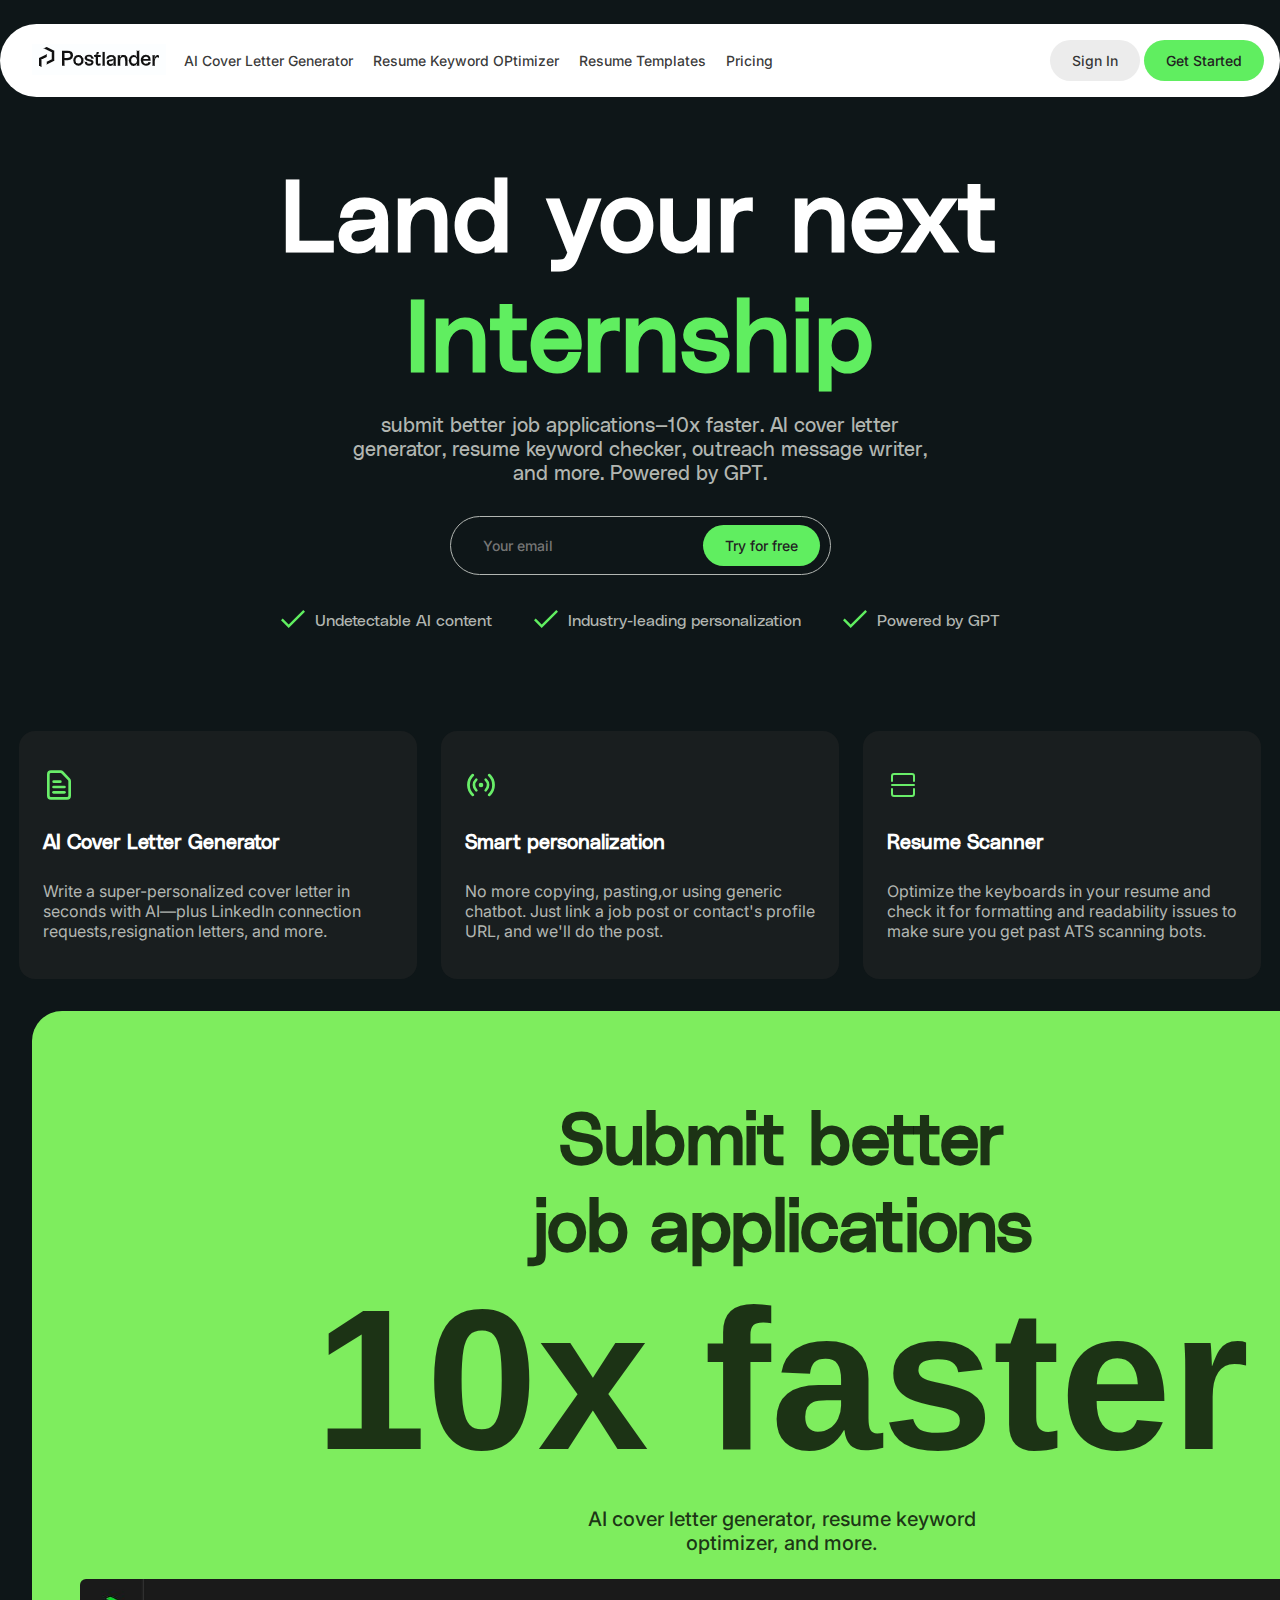
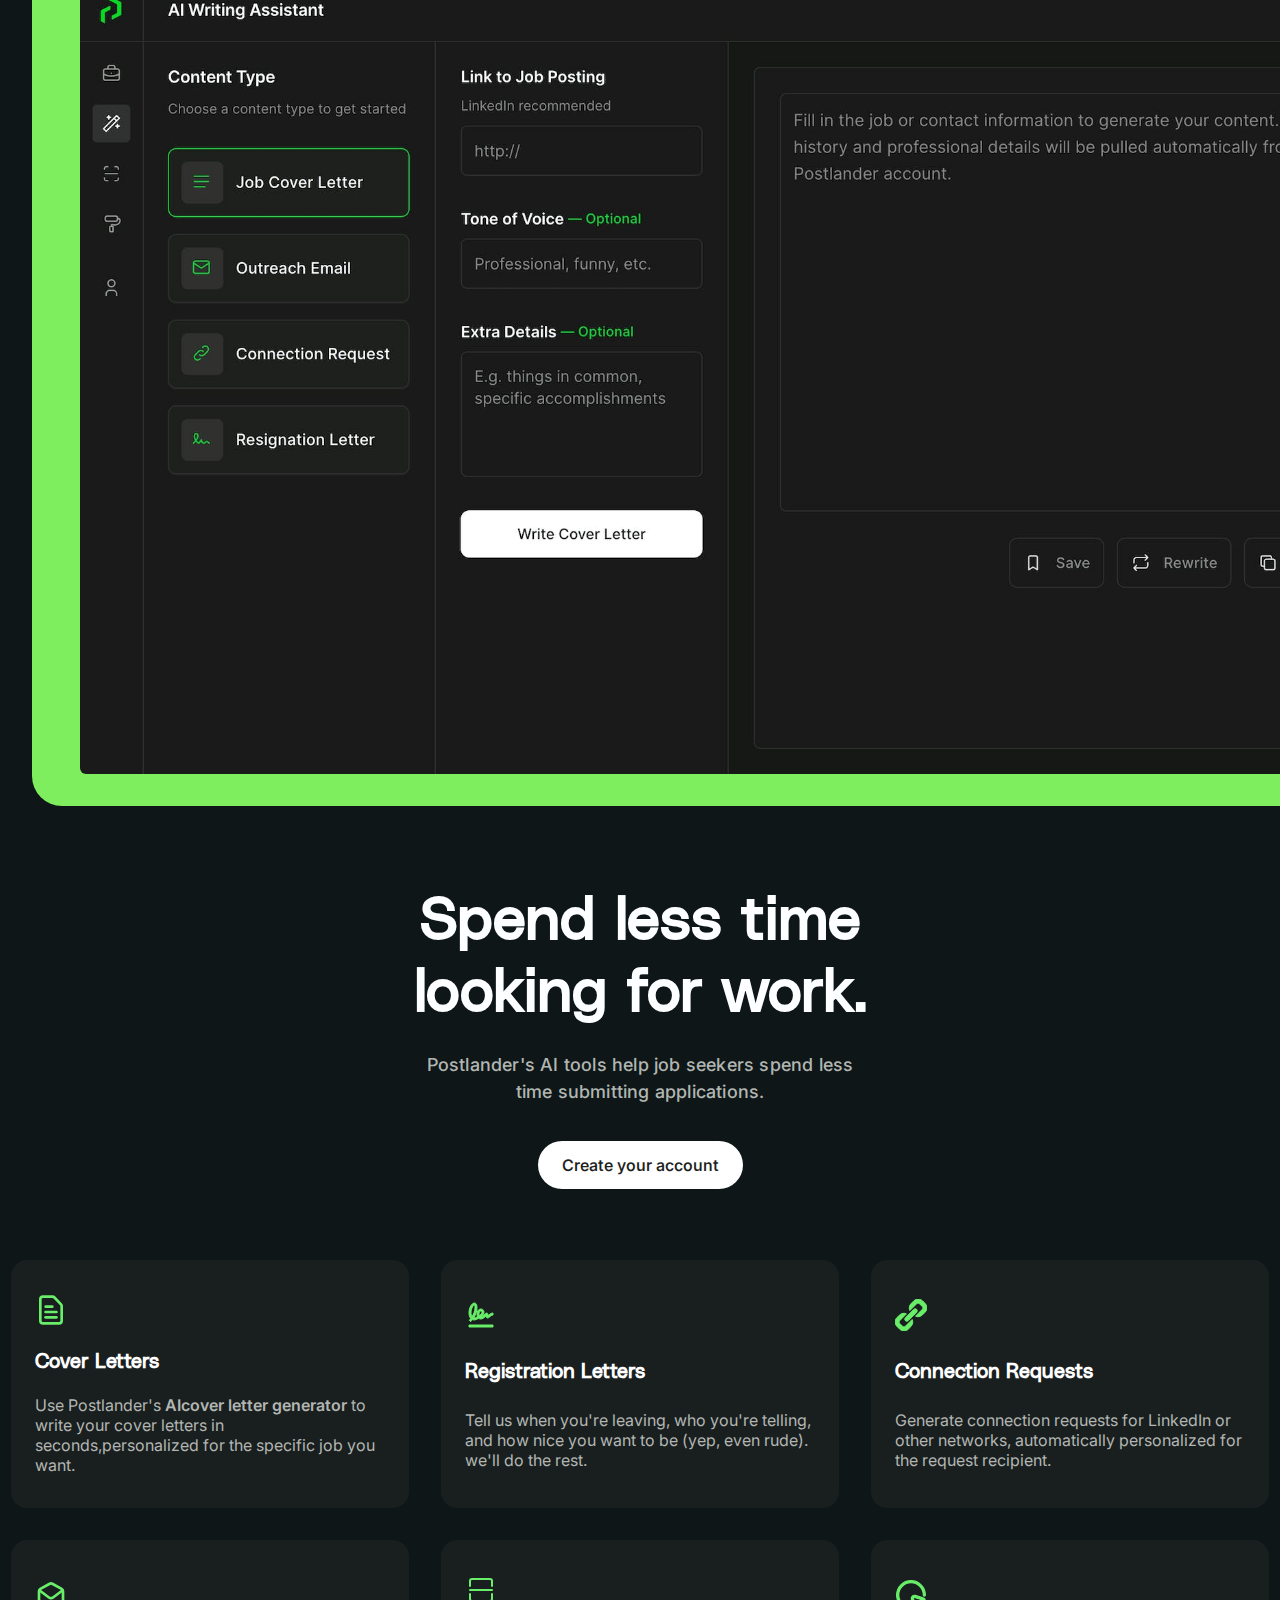
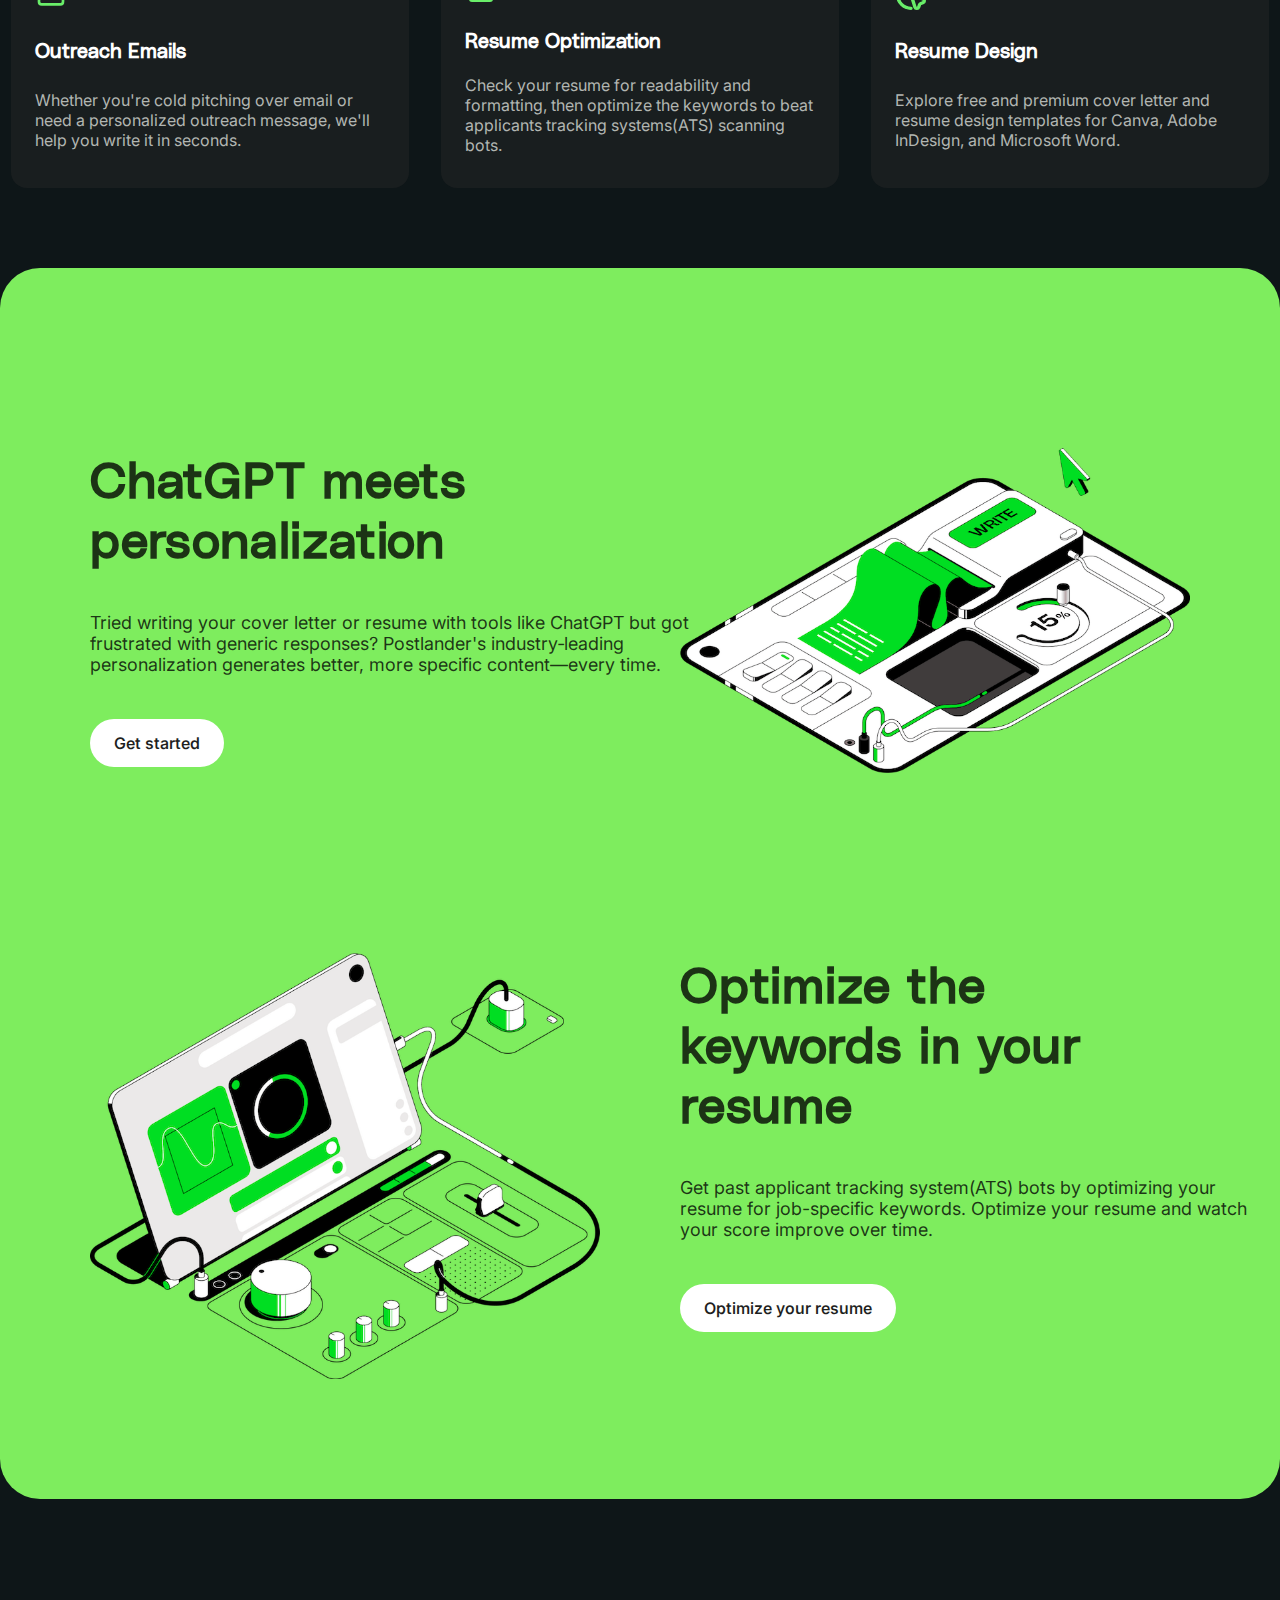
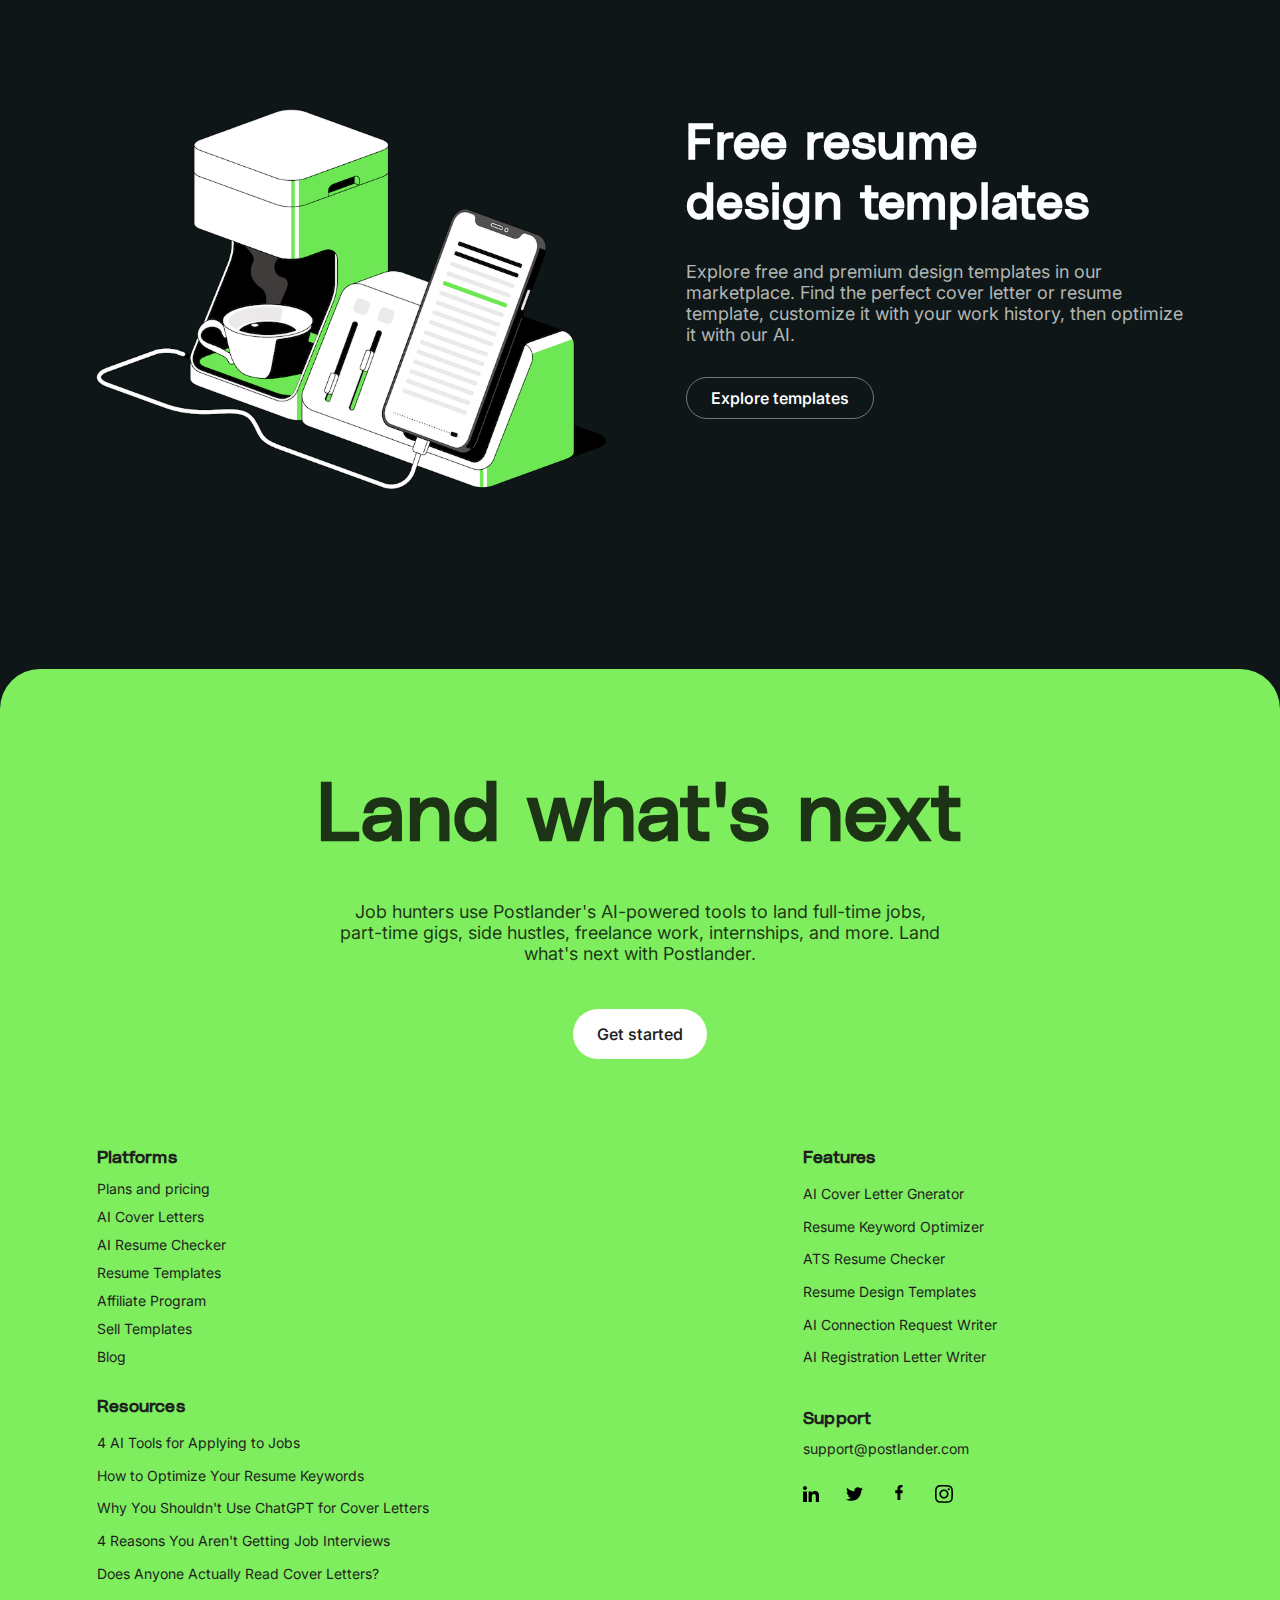
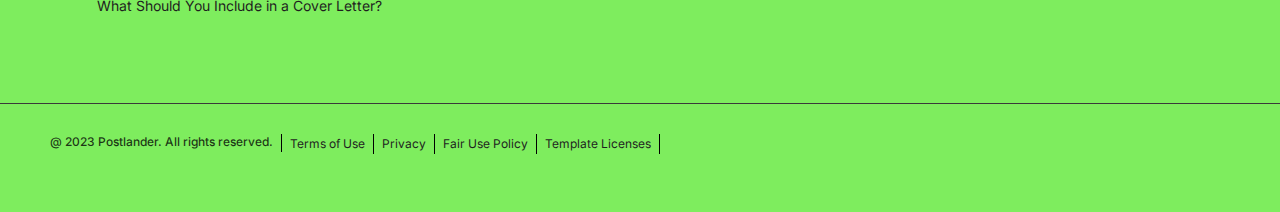
<file: index.html>
<!DOCTYPE html>
<html lang="en">
  <head>
    <meta charset="UTF-8" />
    <meta http-equiv="X-UA-Compatible" content="IE=edge" />
    <meta name="viewport" content="width=device-width, initial-scale=1.0" />
    <title>Document</title>
    <link rel="stylesheet" href="styles/general.css" />
    <link rel="stylesheet" href="styles/nav.css" />
    <link rel="stylesheet" href="styles/main.css" />
    <link rel="stylesheet" href="styles/content.css" />
    <link rel="stylesheet" href="styles/footer.css" />
    <link
      href="https://fonts.googleapis.com/css?family=Inter:100,200,300,regular,500,600,700,800,900"
      rel="stylesheet"
    />
    <title>postlander clone</title>
  </head>
  <body>
    <nav>
      <div class="nav-container">
        <div class="left">
          <img src="images/postlander.png" alt=" it isn't available" />
        </div>
        <div class="middle">
          <a href="https://postlander.com/ai-cover-letter-generator"
            >AI Cover Letter Generator</a
          >
          <a href="https://postlander.com/resume-keyword-checker"
            >Resume Keyword OPtimizer</a
          >
          <a href="https://postlander.com/resume-design-templates"
            >Resume Templates</a
          >
          <a href="https://postlander.com/pricing">Pricing</a>
        </div>
        <div class="right">
          <button class="grey-btn">Sign In</button>
          <button class="green-btn">Get Started</button>
        </div>
      </div>
    </nav>
    <main>
      <div class="big-center">
        <div class="center-content">
          <div>
            <div class="wh review">Land your next</div>
            <div class="review gr">Internship</div>
          </div>
          <div class="cont-desc">
            <div class="description">
              submit better job applications&#8212;10x faster&#46; AI cover
              letter generator&#44; resume keyword checker&#44; outreach message
              writer&#44; and more&#46; Powered by GPT&#46;
            </div>
          </div>
        </div>
        <div class="input-email">
          <input type="email" class="email" placeholder="Your email" />
          <button class="try-btn">Try for free</button>
        </div>
        <div class="contenter">
          <div class="tick">
            <img src="images/svg/right.svg" alt="" />
            <div class="lists description">Undetectable AI content</div>
          </div>
          <div class="tick">
            <img src="images/svg/right.svg" alt="" />
            <div class="lists description">
              Industry-leading personalization
            </div>
          </div>
          <div class="tick">
            <img src="images/svg/right.svg" alt="" />
            <div class="lists description">Powered by GPT</div>
          </div>
        </div>
      </div>
    </main>
    <div class="section-container">
      <div class="section-lists">
        <div class="cont">
          <img class="svg-mini" src="images/svg/file-text.svg" alt="" />
          <h1 class="title">AI Cover Letter Generator</h1>
          <div class="subtitle">
            Write a super&#45;personalized cover letter in seconds with
            AI&#8212;plus LinkedIn connection requests&#44;resignation
            letters&#44; and more&#46;
          </div>
        </div>
        <div class="cont">
          <img class="svg-mini" src="images/svg/stream.svg" alt="" />
          <h1 class="title">Smart personalization</h1>
          <div class="subtitle">
            No more copying&#44; pasting&#44;or using generic chatbot&#46; Just
            link a job post or contact's profile URL&#44; and we'll do the
            post&#46;
          </div>
        </div>
        <div class="cont">
          <img class="svg-mini" src="images/svg/scanner.svg" alt="" />
          <h1 class="title">Resume Scanner</h1>
          <div class="subtitle">
            Optimize the keyboards in your resume and check it for formatting
            and readability issues to make sure you get past ATS scanning
            bots&#46;
          </div>
        </div>
      </div>
    </div>

    <div class="middle-section">
      <div class="contain">
        <div class="header">Submit better job applications</div>
        <div class="header-under">10x faster</div>
        <div class="content">
          AI cover letter generator&#44; resume keyword optimizer&#44; and
          more&#46;
        </div>
        <img class="middle-image" src="images/cover.jpeg" />
      </div>
    </div>
    <div class="broad">
      <div class="broadcast">
        <div class="broadcast-title">Spend less time looking for work&#46;</div>
        <div class="broadcast-sub">
          Postlander's AI tools help job seekers spend less time submitting
          applications&#46;
        </div>
      </div>
      <button class="account">Create your account</button>
    </div>
    <div class="grid">
      <div class="disc">
        <div class="cont">
          <img class="svg-mini" src="images/svg/file-text.svg" alt="" />
          <h1 class="title">Cover Letters</h1>
          <div class="subtitle">
            Use Postlander's
            <span class="subtitle bolder">AIcover letter generator</span> to
            write your cover letters in seconds&#44;personalized for the
            specific job you want&#46;
          </div>
        </div>
        <div class="cont">
          <img
            class="svg-mini"
            src="images/svg/signature-solid-svgrepo-com.svg"
            alt=""
          />
          <h1 class="title">Registration Letters</h1>
          <div class="subtitle">
            Tell us when you're leaving&#44; who you're telling&#44; and how
            nice you want to be (yep&#44; even rude)&#46; we'll do the rest&#46;
          </div>
        </div>
        <div class="cont">
          <img class="svg-mini" src="images/svg/chain-svgrepo-com.svg" alt="" />
          <h1 class="title">Connection Requests</h1>
          <div class="subtitle">
            Generate connection requests for LinkedIn or other networks&#44;
            automatically personalized for the request recipient&#46;
          </div>
        </div>
        <div class="cont">
          <img
            class="svg-mini"
            src="images/svg/email-open-svgrepo-com.svg"
            alt=""
          />
          <h1 class="title">Outreach Emails</h1>
          <div class="subtitle">
            Whether you're cold pitching over email or need a personalized
            outreach message&#44; we'll help you write it in seconds&#46;
          </div>
        </div>
        <div class="cont">
          <img class="svg-mini" src="images/svg/scanner.svg" alt="" />
          <h1 class="title">Resume Optimization</h1>
          <div class="subtitle">
            Check your resume for readability and formatting&#44; then optimize
            the keywords to beat applicants tracking systems(ATS) scanning
            bots&#46;
          </div>
        </div>
        <div class="cont">
          <img
            class="svg-mini"
            src="images/svg/mouse-circle-svgrepo-com.svg"
            alt=""
          />
          <h1 class="title">Resume Design</h1>
          <div class="subtitle">
            Explore free and premium cover letter and resume design templates
            for Canva&#44; Adobe InDesign&#44; and Microsoft Word&#46;
          </div>
        </div>
      </div>
    </div>
    <div class="green-container all-corner">
      <div class="list-view">
        <div class="list-container">
          <div class="disc-container">
            <div class="black-title">ChatGPT meets personalization</div>
            <div class="black-subtitle">
              Tried writing your cover letter or resume with tools like ChatGPT
              but got frustrated with generic responses&quest; Postlander's
              industry&hyphen;leading personalization generates better&#44; more
              specific content&#8212;every time&#46;
            </div>
            <button class="account">Get started</button>
          </div>
          <img
            class="png-images"
            src="images/chatgpt-cover-letter-writer-free.png"
          />
        </div>
      </div>
      <div class="list-view">
        <div class="list-container">
          <img class="png-images" src="images/resume-keyword.png" />
          <div class="disc-container">
            <div class="black-title">Optimize the keywords in your resume</div>
            <div class="black-subtitle">
              Get past applicant tracking system(ATS) bots by optimizing your
              resume for job-specific keywords&#46; Optimize your resume and
              watch your score improve over time&#46;
            </div>
            <button class="account">Optimize your resume</button>
          </div>
        </div>
      </div>
    </div>
    <div class="black-container">
      <div class="list-view">
        <div class="list-container">
          <img
            class="png-images"
            src="images/resume-design-template-examples.png"
          />
          <div class="disc-container">
            <div class="grey-title">Free resume design templates</div>
            <div class="grey-subtitle">
              Explore free and premium design templates in our marketplace&#46;
              Find the perfect cover letter or resume template&#44; customize it
              with your work history&#44; then optimize it with our AI&#46;
            </div>
            <button class="templates">Explore templates</button>
          </div>
        </div>
      </div>
    </div>
    <div class="green-container top-corner">
      <div class="upper">
        <div class="disc2">
          <div class="black-title Myfont">Land what's next</div>
          <div class="black-subtitle">
            Job hunters use Postlander's AI-powered tools to land full-time
            jobs&#44; part-time gigs&#44; side hustles&#44; freelance work&#44;
            internships&#44; and more&#46; Land what's next with Postlander&#46;
          </div>
          <button class="account">Get started</button>
        </div>
      </div>
      <div class="footer">
        <div class="links package">
          <h1>Platforms</h1>
          <div>Plans and pricing</div>
          <div>AI Cover Letters</div>
          <div>AI Resume Checker</div>
          <div>Resume Templates</div>
          <div>Affiliate Program</div>
          <div>Sell Templates</div>
          <div>Blog</div>
        </div>
        <div class="links package">
          <h1>Features</h1>
          <div>AI Cover Letter Gnerator</div>
          <div>Resume Keyword Optimizer</div>
          <div>ATS Resume Checker</div>
          <div>Resume Design Templates</div>
          <div>AI Connection Request Writer</div>
          <div>AI Registration Letter Writer</div>
        </div>
        <div class="links package">
          <h1>Resources</h1>
          <div>4 AI Tools for Applying to Jobs</div>
          <div>How to Optimize Your Resume Keywords</div>
          <div>Why You Shouldn't Use ChatGPT for Cover Letters</div>
          <div>4 Reasons You Aren't Getting Job Interviews</div>
          <div>Does Anyone Actually Read Cover Letters&quest;</div>
          <div>What Should You Include in a Cover Letter&quest;</div>
        </div>
        <div class="links package2">
          <h1>Support</h1>
          <div>support@postlander.com</div>
          <div class="socials">
            <img
              src="images/svg/linkedin-161-svgrepo-com.svg"
              width="16px"
              height="18px"
            />
            <img
              src="images/svg/twitter-154-svgrepo-com.svg"
              width="17px"
              height="18px"
            />
            <img
              src="images/svg/facebook-176-svgrepo-com.svg"
              width="18px"
              height="15px"
            />
            <img
              src="images/svg/instagram-167-svgrepo-com.svg"
              width="18px"
              height="18px"
            />
          </div>
        </div>
      </div>
      <div class="line"></div>
      <div class="left-corner">
        <div class="heading fonter border">
          @ 2023 Postlander&#46; All rights reserved&#46;
        </div>
        <div class="linker border">Terms of Use</div>
        <div class="linker border">Privacy</div>
        <div class="linker border">Fair Use Policy</div>
        <div class="linker border">Template Licenses</div>
      </div>
    </div>
  </body>
</html>
</file>
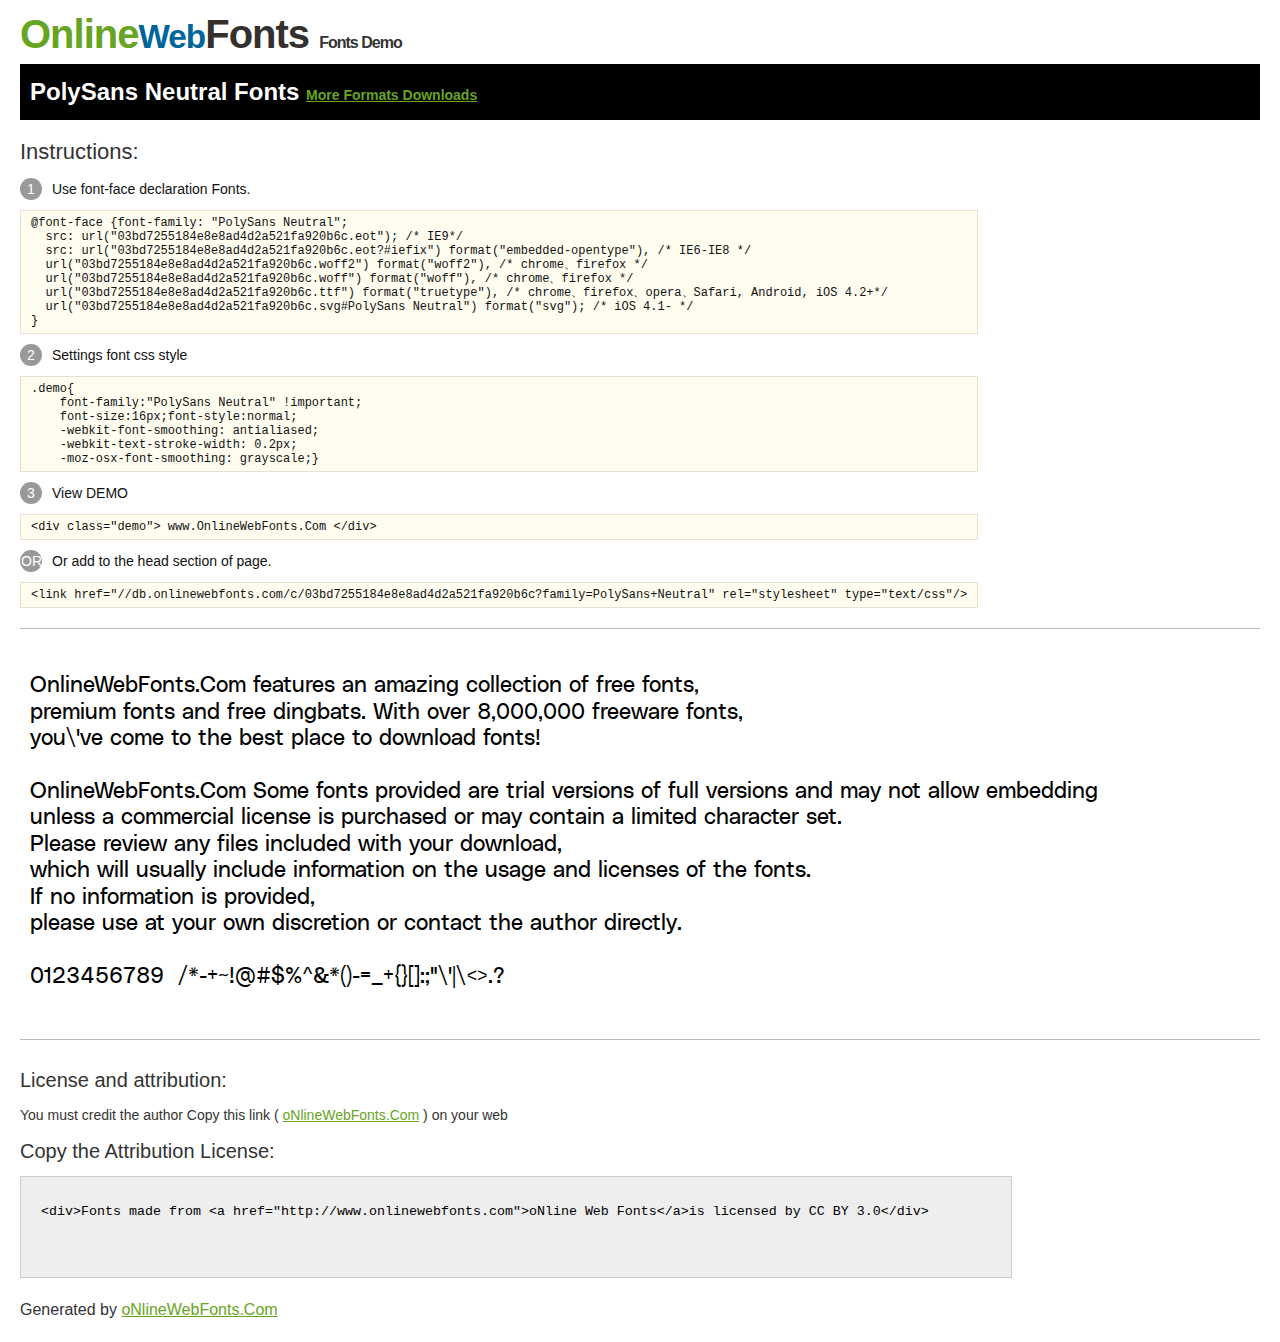
<file: fonts/PolySans Neutral/@font-face/Demo.html>
<!DOCTYPE html>
<html>
<head>
<meta charset="utf-8"/>
<title>PolySans Neutral Font - OnlineWebFonts.COM</title>
<style type="text/css">
@font-face {font-family: "PolySans Neutral";
  src: url("03bd7255184e8e8ad4d2a521fa920b6c.eot"); /* IE9*/
  src: url("03bd7255184e8e8ad4d2a521fa920b6c.eot?#iefix") format("embedded-opentype"), /* IE6-IE8 */
  url("03bd7255184e8e8ad4d2a521fa920b6c.woff2") format("woff2"), /* chrome、firefox */
  url("03bd7255184e8e8ad4d2a521fa920b6c.woff") format("woff"), /* chrome、firefox */
  url("03bd7255184e8e8ad4d2a521fa920b6c.ttf") format("truetype"), /* chrome、firefox、opera、Safari, Android, iOS 4.2+*/
  url("03bd7255184e8e8ad4d2a521fa920b6c.svg#PolySans Neutral") format("svg"); /* iOS 4.1- */
}
*{margin:0;padding:0;list-style:none;}pre{border:solid 1px #e7e1cd;background-color:#fffdef;overflow:auto;font-size:12px;line-height:14px;margin-top:10px;margin-right:0;margin-bottom:10px;margin-left:0;padding-top:5px;padding-right:10px;padding-bottom:5px;padding-left:10px;}.demo pre{color:#000;line-height: 1.2em;font-family:"PolySans Neutral"!important;font-size:22px;background-color:#FFF;border-top-width:0px;border-right-width:0px;border-bottom-width:0px;border-left-width:0px;}body{font-family:sans-serif;line-height:1.5;font-size:16px;padding:20px;color:#333;}:hover,:before,:after{-webkit-transition:all 0.1s ease-in;-moz-transition:all 0.1s ease-in;-ms-transition:all 0.1s ease-in;-o-transition:all 0.1s ease-in;transition:all 0.1s ease-in;}*{-moz-box-sizing:border-box;-webkit-box-sizing:border-box;box-sizing:border-box;margin:0;padding:0;}a{color:#66A523;}h1.logo{font-size:40px;letter-spacing:-1px;margin-top:-16px;}h1.logo strong{font-size:16px;font-family:sans-serif;color:#333;}h1.logo a{color:#34302d;text-decoration:none;}h1.logo a span{color:#66A523;}h1.logo a small{color:#006699;}.info{float:left;font-size:14px;margin-top:15px;}.info ul{margin-left:0px;color:#111;margin-bottom:20px;}.info .exs{font-size:12px;color:#666;margin-left:35px;display:block;}.info ul li{margin-top:10px;list-style:none;}.info .numno{color:#fff;border-radius:20px;padding:1px;display:inline-block;width:22px;height:22px;text-align:center;margin-right:10px;background-color:#999999;}.info ul strong{font-weight:normal;color:#000;}.info .inst{font-size:22px;margin-bottom:10px;}.demo{float:left;width:100%;height:auto;border-top-width:1px;border-top-style:solid;border-top-color:#bbb;border-bottom-width:1px;border-bottom-style:solid;border-bottom-color:#bbb;padding-bottom:10px;}.demo .demo_svg{float:left;height:auto;width:100px;margin-right:5px;margin-left:5px;margin-bottom:10px;}.demo .demo_svg i{float:left;height:80px;width:80px;text-align:center;font-size:40px;margin-left:10px;line-height:80px;color:#777;}.demo .demo_svg .code{float:left;height:20px;width:100%;overflow:hidden;text-align:center;line-height:20px;font-size:11px;color:#666;}.demo .demo_svg .txt{float:left;height:20px;width:100%;font-size:11px;text-align:center;white-space:nowrap;overflow:hidden;line-height:20px;}.demo .demo_svg:hover i{font-size:60px;color:#333;}.by{padding-top:15px;float:left;width:100%;margin-top:10px;margin-right:0;margin-bottom:10px;margin-left:0;}.by{margin-bottom:10px;font-size:20px;}.by .attr{font-size:14px;color:#333;padding-top:10px;padding-bottom:10px;}textarea{width:80%;height:auto;border:1px solid #CCC;resize:none;background:#EEE;padding:20px;float:left;margin-top:10px;line-height:30px;}#footer{float:left;width:100%;margin-top:10px;padding-bottom:20px;}h2{background-color:#000;padding-top:10px;padding-bottom:10px;padding-left:10px;color:#FFF;}
</style>
</head>
<body>
<h1 class="logo"> <a href="http://www.onlinewebfonts.com/"> <span>Online</span><small>Web</small>Fonts</a> <strong>Fonts Demo</strong></h1>
<h2>
PolySans Neutral Fonts <a style="font-size:14px;" href="http://www.onlinewebfonts.com/download/03bd7255184e8e8ad4d2a521fa920b6c" target="_blank">More Formats Downloads</a></h2>
<div class="info">
  <div class="inst">Instructions:</div>
  <ul>
    <li>
      <p> <span class="numno">1</span>Use font-face declaration Fonts.<br />
        <span class="exs">
        <pre>
@font-face {font-family: "PolySans Neutral";
  src: url("03bd7255184e8e8ad4d2a521fa920b6c.eot"); /* IE9*/
  src: url("03bd7255184e8e8ad4d2a521fa920b6c.eot?#iefix") format("embedded-opentype"), /* IE6-IE8 */
  url("03bd7255184e8e8ad4d2a521fa920b6c.woff2") format("woff2"), /* chrome、firefox */
  url("03bd7255184e8e8ad4d2a521fa920b6c.woff") format("woff"), /* chrome、firefox */
  url("03bd7255184e8e8ad4d2a521fa920b6c.ttf") format("truetype"), /* chrome、firefox、opera、Safari, Android, iOS 4.2+*/
  url("03bd7255184e8e8ad4d2a521fa920b6c.svg#PolySans Neutral") format("svg"); /* iOS 4.1- */
}
</pre>
      </span> 
    </li>
    <li>
      <p> <span class="numno">2</span>Settings font css style <br />
      <span class="exs">
<pre>
.demo{
    font-family:"PolySans Neutral" !important;
    font-size:16px;font-style:normal;
    -webkit-font-smoothing: antialiased;
    -webkit-text-stroke-width: 0.2px;
    -moz-osx-font-smoothing: grayscale;}
</pre>
      </span> 
    </li>
    <li>
      <p> <span class="numno">3</span>View DEMO <br />
      <span class="exs"><pre>
&lt;div class="demo"&gt; www.OnlineWebFonts.Com &lt;/div&gt;
</pre></span> 
    </li>
    <li>
      <p> <span class="numno">OR</span>Or add to the head section of page. <br />
      <span class="exs"><pre>
&lt;link href="//db.onlinewebfonts.com/c/03bd7255184e8e8ad4d2a521fa920b6c?family=PolySans+Neutral" rel="stylesheet" type="text/css"/&gt;
</pre></span> 
    </li>
  </ul>
</div>
<div class="demo">
<pre>

OnlineWebFonts.Com features an amazing collection of free fonts,
premium fonts and free dingbats. With over 8,000,000 freeware fonts, 
you\'ve come to the best place to download fonts! 

OnlineWebFonts.Com Some fonts provided are trial versions of full versions and may not allow embedding 
unless a commercial license is purchased or may contain a limited character set. 
Please review any files included with your download, 
which will usually include information on the usage and licenses of the fonts. 
If no information is provided, 
please use at your own discretion or contact the author directly. 

0123456789  /*-+~!@#$%^&*()-=_+{}[]:;"\'|\<>.?

</pre>
</div>

<div class="by">
<div class="by_title">License and attribution:</div>
<div class="attr">You must credit the author Copy this link ( <a href="http://www.onlinewebfonts.com" target="_blank">oNlineWebFonts.Com</a> ) on your web </div><div class="usetitle">Copy the Attribution License:</div>
<textarea onclick="this.focus();this.select();">&lt;div&gt;Fonts made from &lt;a href="http://www.onlinewebfonts.com"&gt;oNline Web Fonts&lt;/a&gt;is licensed by CC BY 3.0&lt;/div&gt;</textarea>
</div>
<div id="footer">
    <div>Generated by <a href="http://www.onlinewebfonts.com" target="_blank">oNlineWebFonts.Com</a></div>
</div>
</body>
</html>
</file>
<file: styles/general.css>
@import url("https://fonts.googleapis.com/css2?family=Inter:wght@300;400;500;600;700&display=swap");
@font-face {
  font-family: "Polysans";
  src: url("/fonts/PolySans Neutral/PolySans Neutral.ttf") format("truetype");
  font-weight: normal;
  font-style: normal;
}

body {
  background-color: rgb(14, 22, 24);
  padding-top: 150px;
  margin: 0;
}
* {
  font-family: "Inter", sans-serif;
  font-size: 14px;
  color: rgba(3, 3, 3, 0.795);
  font-weight: 500;
}
</file>
<file: styles/nav.css>
.nav-container {
  display: flex;
  flex-direction: row;
}

nav {
  position: fixed;
  left: 0;
  right: 0;
  top: 0;
  max-width: 1310px;
  margin: 24px auto;
  padding: 16px 16px 16px 32px;
  background-color: white;
  border-radius: 48px;
}
nav .left {
  float: left;
  padding-right:0;
}
nav .middle {
  float: left;
  margin: 0 260px 0 0;
  display: flex;
  flex-direction: row;
  gap: 20px;
}
nav .right {
  float: right;
}
.nav-container {
  display: flex;
  flex-direction: row;
  align-items: center;
  justify-content: space-between;
}
.green-btn {
  background-color: rgb(96, 238, 96);
  color: #222;
  border: none;
  border-radius: 24px;
  padding: 12px 22px;
  font-size: 14px;
  font-weight: 500;
  text-decoration: none;
  transition: 0.3s ease-in;
}
.green-btn:hover {
  background-color: #222;
  color: white;
  cursor: pointer;
  transition: 0.3s ease-out;
}
.grey-btn {
  background-color: rgb(236, 236, 236);
  border: none;
  border-radius: 24px;
  padding: 12px 22px;
  font-size: 14px;
  font-weight: 500;
  text-decoration: none;
  transition: 0.3s ease-in;
}
.grey-btn:hover {
  cursor: pointer;
  transition: 0.3s ease-out;
}
.grey-btn:active {
  cursor: pointer;
}
div a {
  text-decoration: none;
}
div a:hover {
  cursor: pointer;
  color: black;
}
</file>
<file: styles/main.css>
@import url("https://fonts.googleapis.com/css2?family=Source+Sans+Pro:wght@400;600;700&display=swap");
@font-face {
  font-family: "Polysans";
  src: url("/fonts/PolySans Neutral/PolySans Neutral.ttf") format("truetype");
  font-weight: normal;
  font-style: normal;
}
.review {
  font-family: "Polysans", sans-serif;
  letter-spacing: 2px;
  font-size: 100px;
  font-weight: 700;
}
main {
  display: flex;
  flex-direction: row;
  justify-content: center;
  align-items: center;
}
.center-content {
  max-width: 800px;
  display: flex;
  row-gap: 22px;
  flex-direction: column;
  align-items: center;
  text-align: center;
}
.wh {
  color: white;
}
.gr {
  color: rgb(96, 238, 96);
}
.cont-desc {
  text-align: center;
  max-width: 600px;
  margin: 0 auto;
  word-wrap: break-word;
  overflow-wrap: break-word;
}
.description {
  font-family: "Polysans", sans-serif;
  font-weight: 400;
  font-size: 20px;
  color: rgba(178, 182, 178, 1);
}
.email {
  border: none;
  background-color: transparent;
}
.input-email {
  display: flex;
  flex-direction: row;
  justify-content: space-between;
  border: 1px solid rgba(178, 182, 178, 1);
  border-radius: 30px;
  padding: 8px 10px 8px 30px;
  max-width: 450px;
  align-content: stretch;
  align-self: center;
}
.try-btn {
  background-color: rgb(96, 238, 96);
  color: #222;
  border: none;
  border-radius: 24px;
  padding: 12px 22px;
  font-size: 14px;
  font-weight: 500;
  text-decoration: none;
  transition: 0.3s ease-in;
}
.try-btn:hover {
  color: #222;
  background-color: white;
  cursor: pointer;
  transition: 0.3s ease-out;
}
.contenter {
  display: flex;
  flex-direction: row;
  justify-content: space-between;
  align-items: center;
}
.lists {
  font-size: 16px;
}
.tick {
  display: flex;
  flex-direction: row;
  justify-content: space-between;
  align-items: center;
  column-gap: 10px;
}
.big-center {
  display: flex;
  flex-direction: column;
  justify-content: space-between;
  row-gap: 32px;
}
input {
  color: white;
  border: none;
}
input:focus {
  outline: none;
}
</file>
<file: styles/content.css>
@import url("https://fonts.googleapis.com/css2?family=Source+Sans+Pro:wght@400;600;700&display=swap");
@font-face {
  font-family: "Polysans";
  src: url("/fonts/PolySans Neutral/PolySans Neutral.ttf") format("truetype");
  font-weight: normal;
  font-style: normal;
}
div .cont {
  height: 200px;
  display: flex;
  flex-direction: column;
  align-items: start;
  justify-content: space-evenly;
  background-color: rgba(39, 39, 39, 0.452);
  border-radius: 16px;
  border: none;
  width: 350px;
  padding: 24px;
}
.section-container {
  margin: 100px 0 0 0;
  display: flex;
  flex-direction: row;
  justify-content: space-evenly;
  align-items: center;
  row-gap: 10px;
}
.svg-mini {
  width: 32px;
}
.title {
  font-family: "Polysans", sans-serif;
  font-weight: 700;
  font-size: 20px;
  color: white;
}
.subtitle {
  font-family: "Inter", sans-serif;
  font-weight: 400;
  font-size: 16px;
  color: rgba(178, 182, 178, 1);
}
.section-lists {
  display: flex;
  flex-direction: row;
  align-content: stretch;
  align-self: center;
  align-items: center;
  justify-content: space-between;
  column-gap: 24px;
}
.middle-section {
  width: 1500px;
  margin: 0 auto 40px auto;
  padding: 32px;
}
.contain {
  display: flex;
  flex-direction: column;
  align-items: center;
  padding: 80px 48px 32px 48px;
  border-radius: 30px;
  background-color: rgb(126, 237, 94);
}
.header {
  font-family: "Polysans", sans-serif;
  font-weight: 600;
  letter-spacing: -0.6px;
  text-align: center;
  font-size: 72px;
  max-width: 550px;
  display: flex;
  flex-direction: row;
  align-self: center;
}
.header-under {
  font-family: Helvetica, Arial, sans-serif;
  font-weight: 700;
  font-size: 200px;
  align-self: center;
}
.content {
  max-width: 480px;
  text-align: center;
  font-size: 20px;
  font-weight: 500;
  margin: 12px 0 24px 0;
}
.middle-image {
  width: 1404px;
  border-radius: 6px;
  border: none;
}
.broadcast {
  width: 600px;
  display: flex;
  flex-direction: column;
  align-items: center;
  justify-content: space-between;
  gap: 28px;
  height: 210px;
  margin: 0 auto 24px auto;
}
.broadcast-title {
  font-family: "Polysans", sans-serif;
  font-size: 60px;
  color: rgb(252, 254, 255);
  max-width: 600px;
  text-align: center;
  font-weight: 600;
}
.broadcast-sub {
  max-width: 450px;
  font-size: 18px;
  color: rgb(178, 182, 178);
  text-align: center;
  height: 54px;
  align-self: center;
  letter-spacing: 0.2px;
  line-height: 27px;
}
.broad {
  display: flex;
  width: 600px;
  flex-direction: column;
  gap: 28px;
  margin: 50px auto;
  height: 292px;
  align-items: center;
  justify-content: center;
}
.account {
  padding: 16px 24px;
  font-size: 16px;
  font-family: "Inter", sans-serif;
  border-radius: 50px;
  border: none;
  color: rgb(30, 31, 30);
  background-color: white;
  font-weight: 550;
  line-height: 16px;
  height: 50px;
  transition: 0.15s ease-in;
}
.account:hover {
  transition: 0.15s ease-out;
  background-color: rgb(14, 22, 24);
  color: white;
}
.disc {
  display: grid;
  grid-template-columns: 1fr 1fr 1fr;
  row-gap: 32px;
  column-gap: 32px;
}
.grid {
  display: flex;
  flex-direction: column;
  align-items: center;
  margin: 80px;
}
.bolder {
  font-family: "Inter", sans-serif;
  color: rgba(178, 182, 178, 1);
  font-weight: 600;
}
.green-container {
  display: flex;
  flex-direction: column;
  gap: 30px;
  padding: 90px 42px 60px;
  align-items: center;
  justify-content: center;
  background-color: rgb(126, 237, 94);
}
.black-subtitle {
  font-family: "Inter", sans-serif;
  font-size: 18px;
  font-weight: 400;
  width: 600px;
  padding-bottom: 12px;
}
.black-title {
  max-width: 650px;
  font-family: "Polysans", sans-serif;
  font-size: 50px;
  font-weight: 600;
  padding-bottom: 12px;
  white-space: pre-wrap;
  line-height: 1.2;
  letter-spacing: 0.8px;
}
.disc-container {
  max-width: 510px;
  height: 300px;
  display: flex;
  flex-direction: column;
  gap: 32px;
  justify-content: space-between;
  align-items: start;
}
.list-container {
  display: flex;
  flex-direction: row;
  row-gap: 48px;
  column-gap: 80px;
}
.list-view {
  padding: 90px 48px 60px;
  display: flex;
  flex-direction: column;
  align-items: center;
  row-gap: 45px;
  justify-content: space-between;
  margin: 0 auto 0 auto;
}
.png-images {
  width: 510px;
}
.black-container {
  display: flex;
  flex-direction: row;
  column-gap: 50px;
  padding: 120px 48px;
}
.templates {
  padding: 12px 24px;
  font-size: 16px;
  font-family: "Inter", sans-serif;
  border-radius: 50px;
  border: solid;
  border-width: 0.5px;
  border-color: rgba(255, 255, 255, 0.411);
  color: white;
  background-color: transparent;
  font-weight: 550;
  line-height: 16px;
  height: 50px;
  transition: 0.15s ease-in;
}
.templates:hover {
  transition: 0.15s ease-out;
  border-color: white;
}
.grey-title {
  max-width: 450px;
  font-family: "Polysans", sans-serif;
  font-size: 50px;
  font-weight: 600;
  white-space: pre-wrap;
  line-height: 1.2;
  letter-spacing: 0.8px;
  color: #fcfeff;
}
.grey-subtitle {
  font-family: "Inter", sans-serif;
  font-size: 18px;
  font-weight: 400;
  color: #b2b6b2;
}
.top-corner {
  border-top-left-radius: 40px;
  border-top-right-radius: 40px;
}
.all-corner {
  border-radius: 40px;
}
</file>
<file: styles/footer.css>
@font-face {
  font-family: "Polysans";
  src: url("/fonts/PolySans Neutral/PolySans Neutral.ttf") format("truetype");
  font-weight: normal;
  font-style: normal;
}
.footer {
  max-height: unset;
  max-width: unset;
}
.upper {
  align-content: stretch;
  display: flex;
  flex-direction: column;
  row-gap: 20px;
  flex-wrap: nowrap;
  justify-content: flex-start;
  align-self: center;
}
.footer {
  display: flex;
  flex-direction: column;
  row-gap: 32px;
  padding: 55px;
}
.disc2 {
  height: 300px;
  display: flex;
  flex-direction: column;
  gap: 32px;
  justify-content: space-between;
  align-items: center;
  text-align: center;
}
.Myfont {
  font-size: 80px;
  width: 650px;
}
.footer {
  display: flex;
  flex-direction: row;
  justify-content: space-between;
  column-gap: 20px;
  row-gap: 24px;
  align-self: stretch;
  flex-wrap: wrap;
}
.links div {
  align-self: flex-start;
  color: rgb(30, 31, 30);
  line-height: 1.2;
  min-height: 20px;
  min-width: 150px;
  font-weight: 400;
  cursor: pointer;
  transition: ease 200ms;
}
.links div:hover {
  text-decoration: underline;
  transition: ease 200ms;
}
.package {
  display: flex;
  flex-direction: column;
  justify-content: space-between;
  height: 225px;
  width: 380px;
}
.package h1 {
  margin: unset;
  margin-bottom: 6px;
}
.package2 {
  display: flex;
  flex-direction: column;
  width: 380px;
}
.footer div h1 {
  font-family: "Polysans", sans-serif;
  font-size: 18px;
  font-weight: 700;
  letter-spacing: 0.2px;
  line-height: 23.4px;
  color: rgb(30, 31, 30);
}
.linker {
  display: flex;
  align-self: flex-start;
  color: rgb(30, 31, 30);
  line-height: 1.2;
  min-height: 20px;
  min-width: 150px;
  font-weight: 400;
  font-size: 12px;
  padding: 0 8px;
  align-items: center;
  cursor: pointer;
  min-width: 32px;
  transition: ease 200ms;
}
.linker:hover {
  text-decoration: underline;
  transition: ease 200ms;
}
.heading {
  text-decoration: none;
  padding: 0 8px;
}
.left-corner {
  display: flex;
  flex-direction: row;
  align-self: flex-start;
  justify-self: center;
  text-align: left;
  height: 18px;
  gap: 0;
}
.border {
  border-right: 0.3px solid black;
}
.fonter {
  font-size: 12px;
}
.line {
  display: flex;
  flex-direction: column;
  width: 1721px;
  padding: 0 20px;
  border-bottom: 1px solid rgb(58, 57, 57);
}
.socials {
  display: flex;
  flex-direction: row;
  justify-content: space-between;
  margin-top: 24px;
  width: 120px;
  height: 18px;
}
</file>
